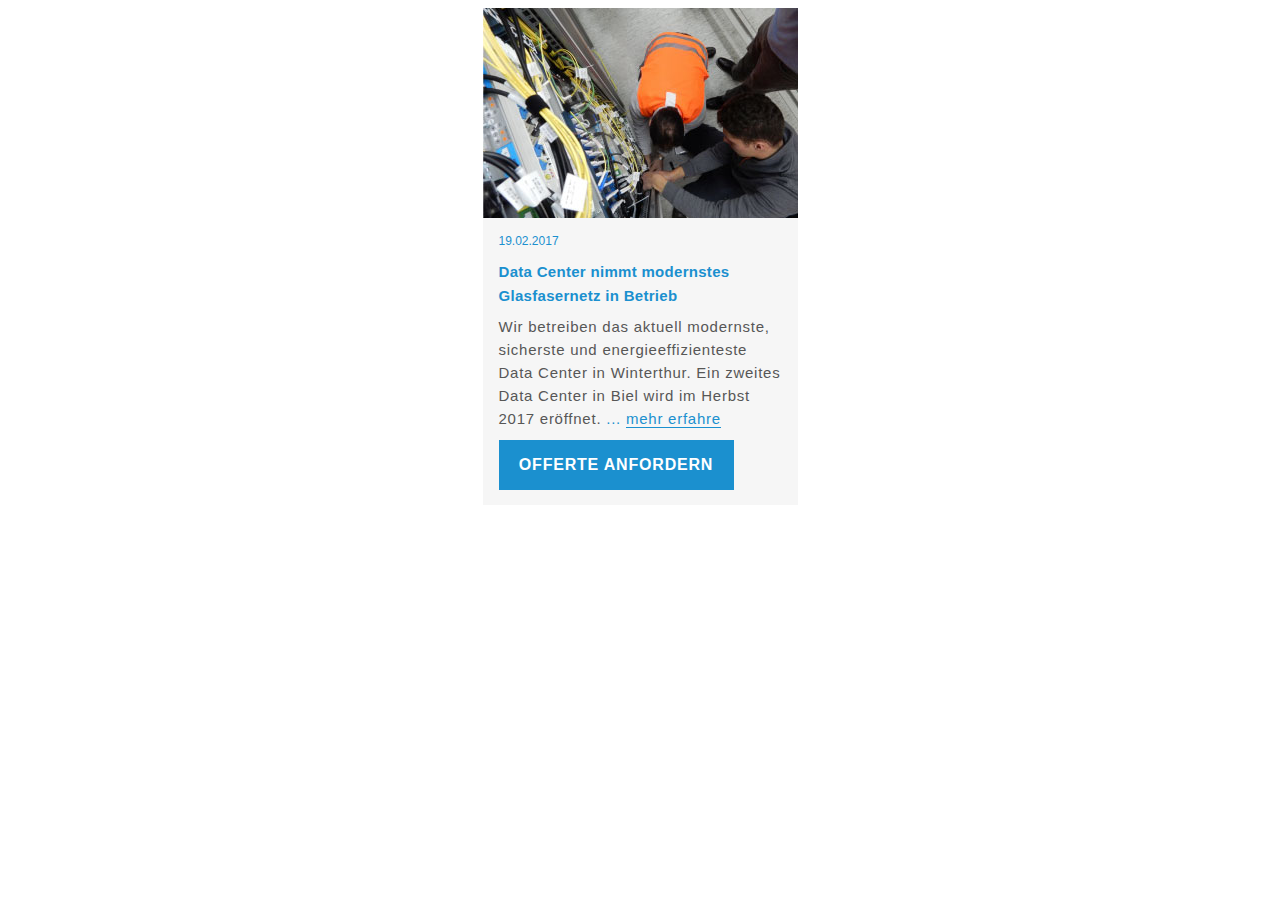
<file: Homework 1/index.html>
<!DOCTYPE html>
<html>
	<head>
		<title>Homework 1</title>
		<meta charset="UTF-8"/>
		<link media="all" rel="stylesheet" href="main.css">
	</head>
	<body>
		<div class="wrapper">
			<div class="imgtop"><img src="img/image.jpg" alt="worker"></div>
			<div class="page">
				<p class="date">19.02.2017</p>
			<div class="tit">Data Center nimmt modernstes Glasfasernetz in Betrieb</div>
			<div class="text">Wir betreiben das aktuell modernste, sicherste und energieeffizienteste Data Center in Winterthur. Ein zweites Data Center in Biel wird im Herbst 2017 eröffnet.
				<span class="dotes">...</span><a href="#" class="link">mehr erfahre</a> 
			</div>
		
			<div class="button">
			<a href="#" class="button1">OFFERTE ANFORDERN</a>
			</div>
		</div></div>
    </body>

</html>
</file>
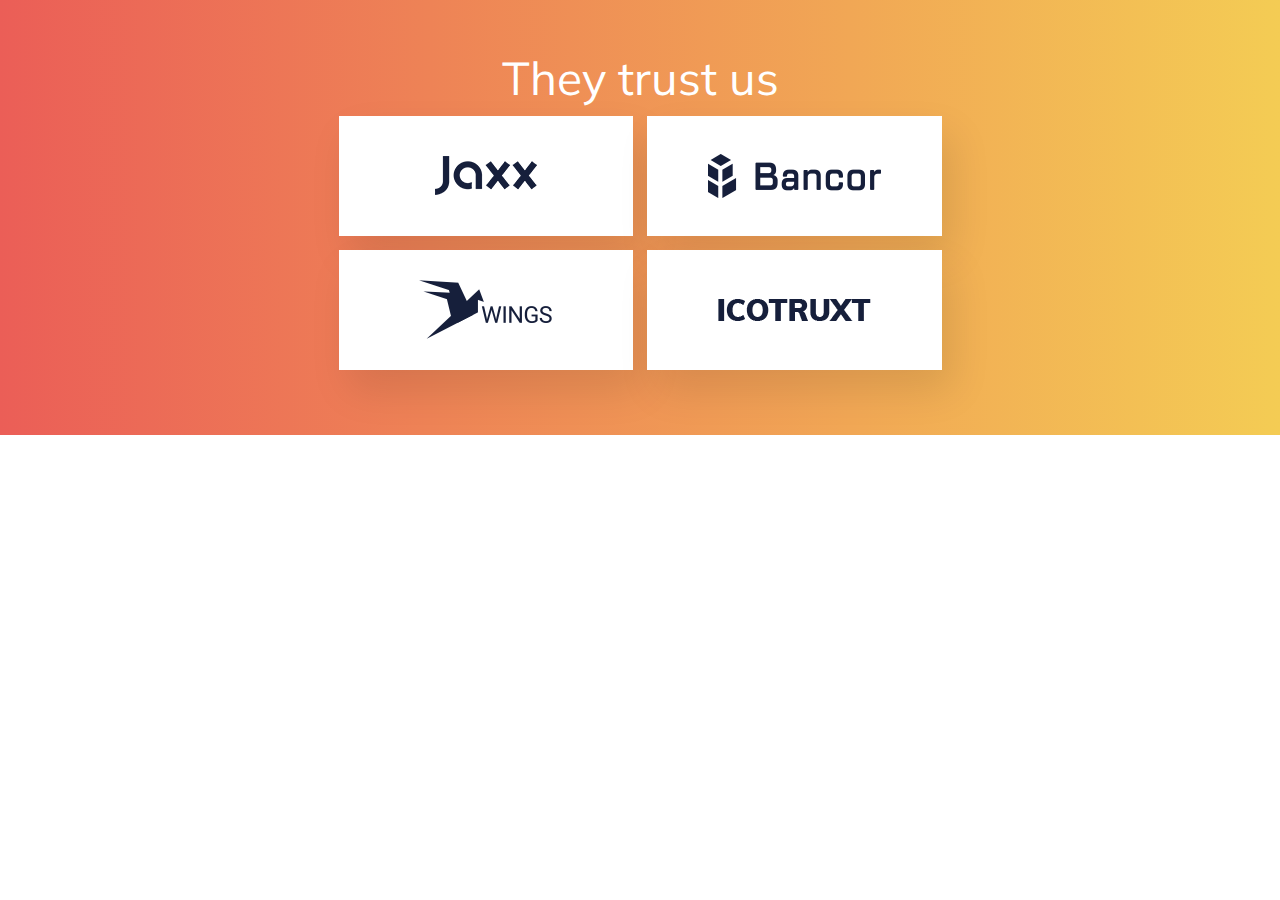
<file: Homework 2.1.1/index2.1.1.html>
<!DOCTYPE html>
<html lang="en">
	<head>
		<title>Homework 2</title>
		<meta charset="UTF-8"/>
		<link href="https://fonts.googleapis.com/css?family=Muli:400,900" rel="stylesheet">
		<link media="all" rel="stylesheet" type="text/css" href="css2.1.1.css" >
	</head>
	<body>
		<div class="ad">
			<h1 class="they_trust">They trust us</h1>
			<div class="partners">
				<div class="box">
					<a href="#" class="box-link"><img src="images/image-1.png" alt="jaxx"></a>
				</div>
				<div class="box">
					<a href="#" class="box-link"><img src="images/image-2.png" alt="bancor"></a>
				</div>
				<div class="box">
					<a href="#" class="box-link"><img src="images/image-3.png" alt="wings"></a>
				</div>
				<div class="box">
					<a href="#" class="box-link"><img src="images/image-4.png" alt="icotruxt"></a>
				</div>
				</div>
		</div>
	</body>
</html>
</file>
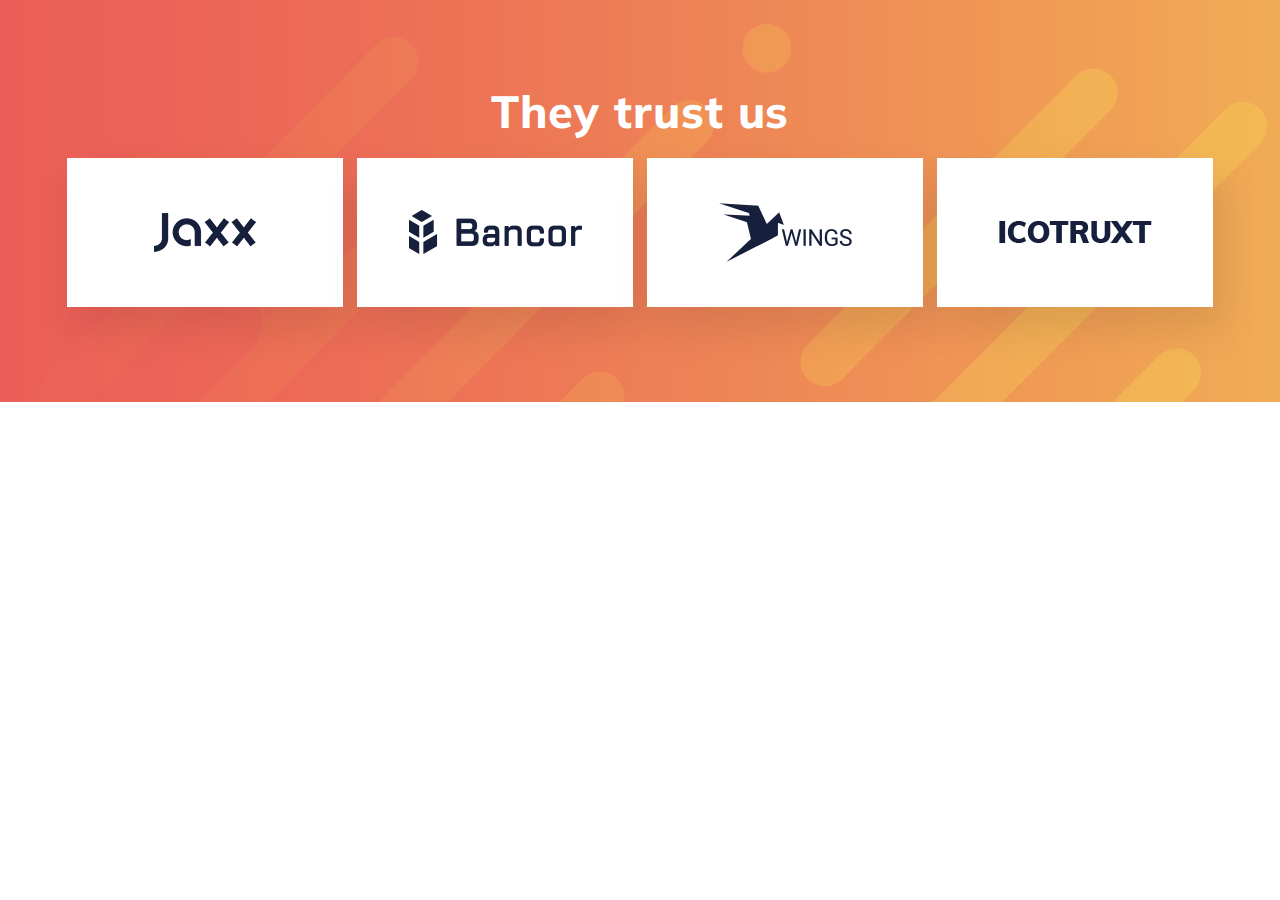
<file: Homework 2.1/index2.html>
<!DOCTYPE html>
<html>
	<head>
	    <link href="https://fonts.googleapis.com/css?family=Muli:900" rel="stylesheet">
		<title>Homework 2</title>
		<meta charset="UTF-8"/>
		<link media="all" rel="stylesheet" type="text/css" href="css2.css" >
	</head>
	<body>
		<div class="wrapper">
			<div class="ad">
				<div class="theytrust">They trust us</div>
				<div class="partners">
					<div class="box">
						<a href="#" class="box-link"><img src="images/image-1.png" alt="jaxx"></a>
					</div>
					<div class="box">
						<a href="#" class="box-link"><img src="images/image-2.png" alt="bancor"></a>
					</div>
					<div class="box">
						<a href="#" class="box-link"><img src="images/image-3.png" alt="wings"></a>
					</div>
					<div class="box">
						<a href="#" class="box-link"><img src="images/image-4.png" alt="icotruxt"></a>
					</div>
				</div>
			</div>	
		</div>
    </body>
</html>
</file>
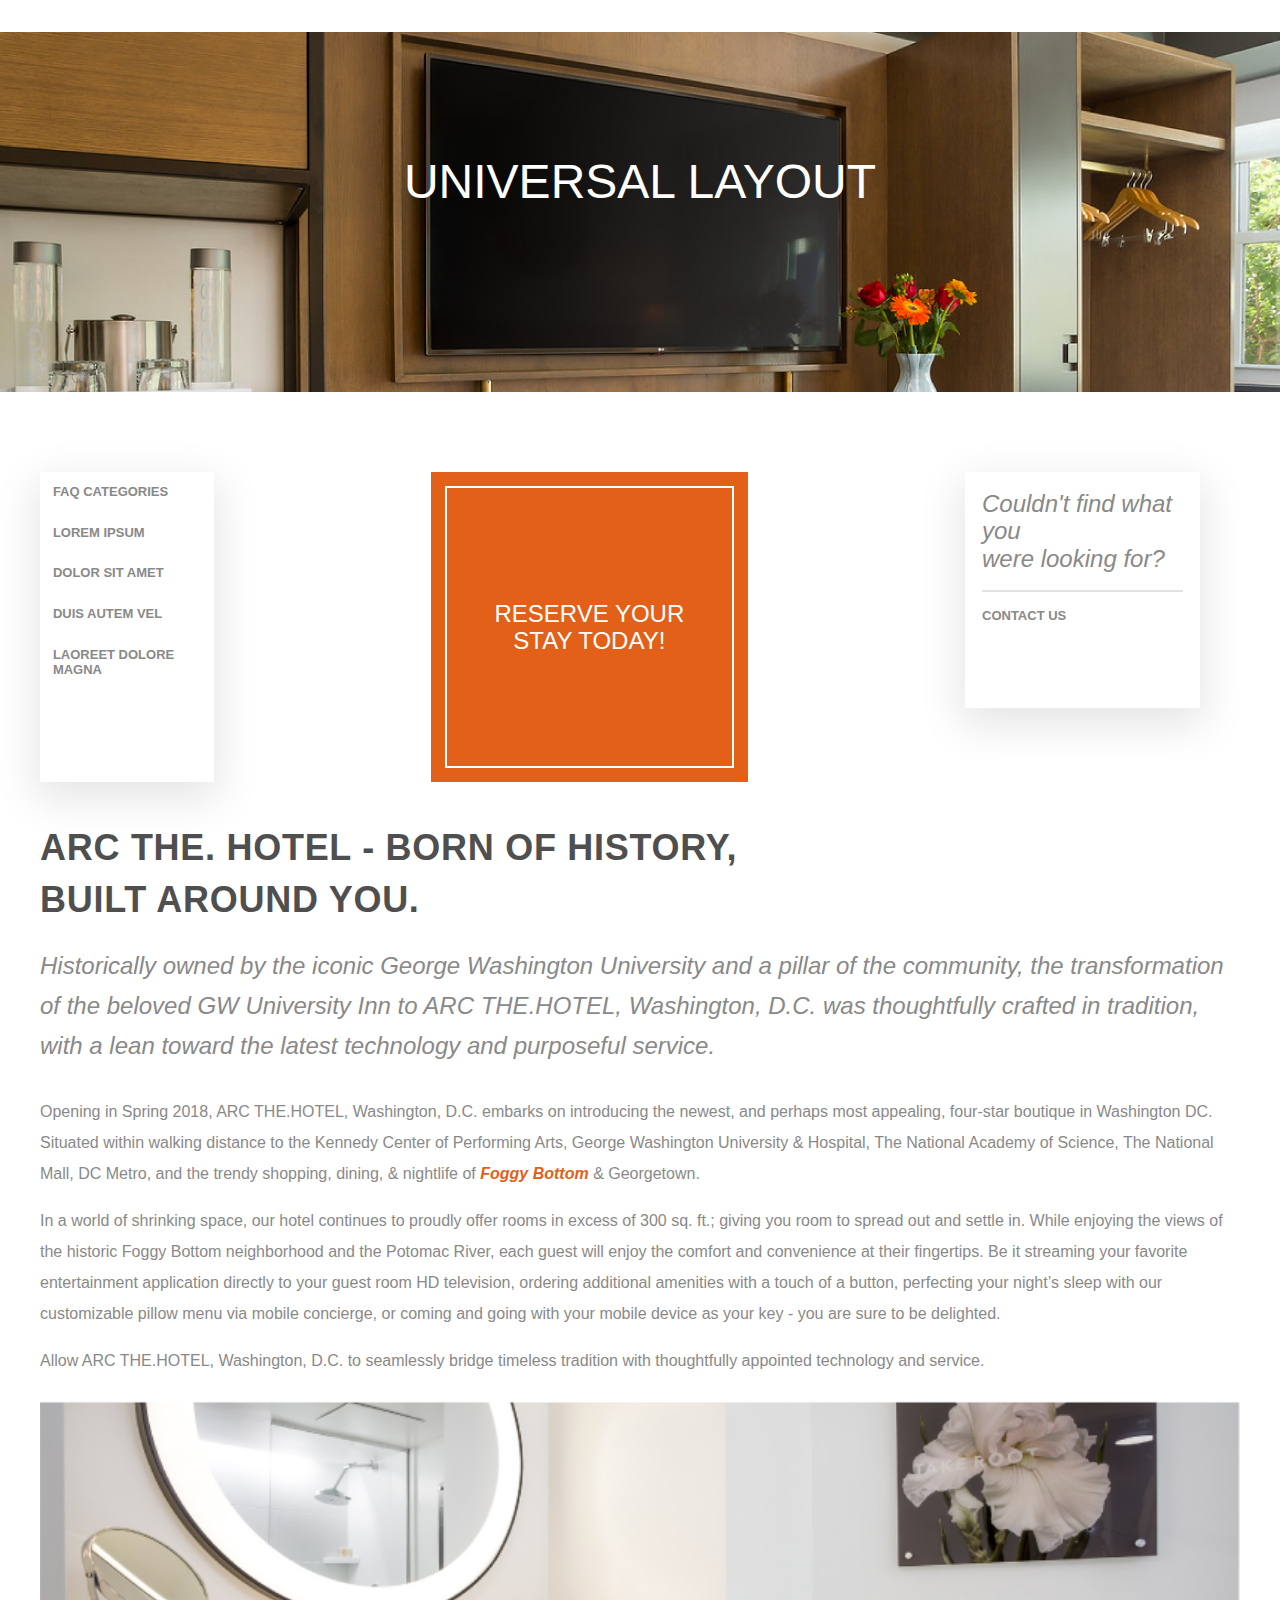
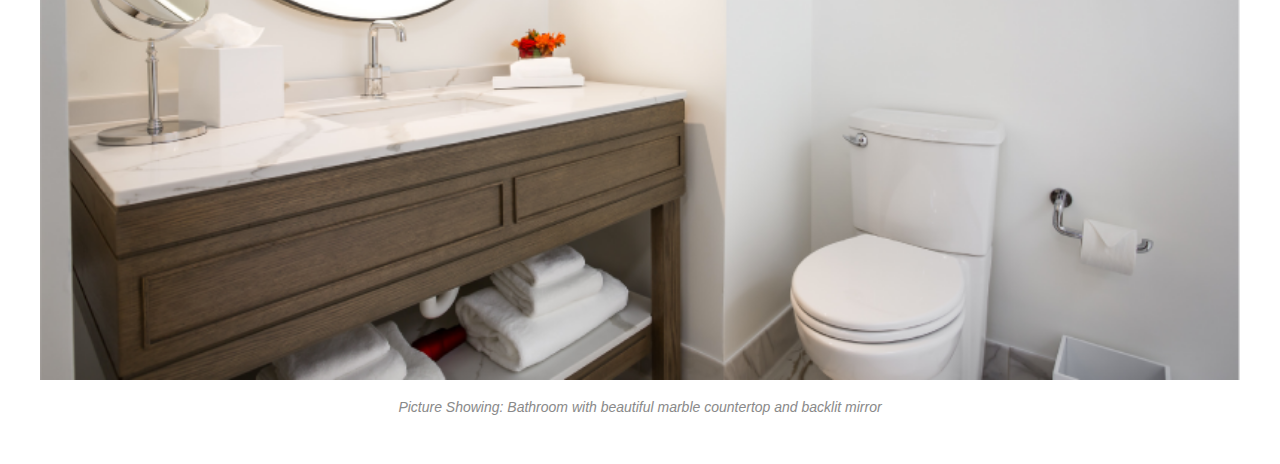
<file: Homework2.2.1/Homework2.2.1.html>
<!DOCTYPE html>
<html lang="en">
	<head>
		<title>Homework2.2.1</title>
		<meta charset="utf-8">
		<meta name="viewport" content="width=device-width,initial-scale
		=1.0">
		<link rel="stylesheet" type="text/css" href="Homework2.2.1.css">
	
	</head>
	<body>
		<div class="wrapper">
			<div class="header">
				<h1 class="heading">UNIVERSAL LAYOUT</h1>
			</div>
			<div class="page">
				<div class="section">
					<h2 class="hotel">ARC THE. HOTEL - BORN OF HISTORY,<br> BUILT AROUND YOU.</h2>
					<div class="history">		Historically owned by the iconic George Washington University and a pillar of the community, the transformation of the beloved GW University Inn to ARC THE.HOTEL, Washington, D.C. was thoughtfully crafted in tradition, with a lean toward the latest technology and purposeful service. </div>
					<p>		Opening in Spring 2018, ARC THE.HOTEL, Washington, D.C. embarks on introducing the newest, and perhaps most appealing, four-star boutique in Washington DC. Situated within walking distance to the Kennedy Center of Performing Arts, George Washington University & Hospital, The National Academy of Science, The National Mall, DC Metro, and the trendy shopping, dining, & nightlife of <a href="https://www.yelp.com/search?cflt=danceclubs&find_loc=Foggy+Bottom%2C+Washington%2C+DC"><span class="name">Foggy Bottom </span></a>& Georgetown.
		            <p>In a world of shrinking space, our hotel continues to proudly offer rooms in excess of 300 sq. ft.; giving you room to spread out and settle in. While enjoying the views of the historic Foggy Bottom neighborhood and the Potomac River, each guest will enjoy the comfort and convenience at their fingertips.  Be it streaming your favorite entertainment application directly to your guest room HD television, ordering additional amenities with a touch of a button, perfecting your night’s sleep with our customizable pillow menu via mobile concierge, or coming and going with your mobile device as your key - you are sure to be delighted.
		            </p>
		            <p>Allow ARC THE.HOTEL, Washington, D.C. to seamlessly bridge timeless tradition with thoughtfully appointed technology and service.</p>
		            <div class="bathroom"><img src="images/bath.png" alt="bathroom"></div>
					<div class="picture_descript">Picture Showing: Bathroom with beautiful marble countertop and backlit mirror</div>
		        </div>
				<div class="sidebar">
					
						
							<nav class="menu">
								<ul class="sub-menu">
									<li class="sidebar_section"><a href="#" class="menu_link">FAQ CATEGORIES</a></li>
									<li class="sidebar_section"><a href="#" class="menu_link">LOREM IPSUM</a></li>
									<li class="sidebar_section"><a href="#" class="menu_link">DOLOR SIT AMET</a></li>
									<li class="sidebar_section"><a href="#" class="menu_link">DUIS AUTEM VEL</a></li>
									<li class="sidebar_section"><a href="#" class="menu_link">LAOREET DOLORE MAGNA</a></li>
								</ul>	
							</nav>
						
						<div class="contact">
							
								
								<div class="question">Couldn't find what you<br>were looking for?</div>
								<div class="line"></div>
								<div class="sidebar_section"><a href="#" class="contact_link">CONTACT US</a></div>
						
						</div>	
						<div class="book-outline">
							<div class="book"><a href="#" class="reserve">RESERVE YOUR<br>STAY TODAY!</a></div>
						</div>		
				</div>
			</div>
		</div>
	</body>
</html>
</file>
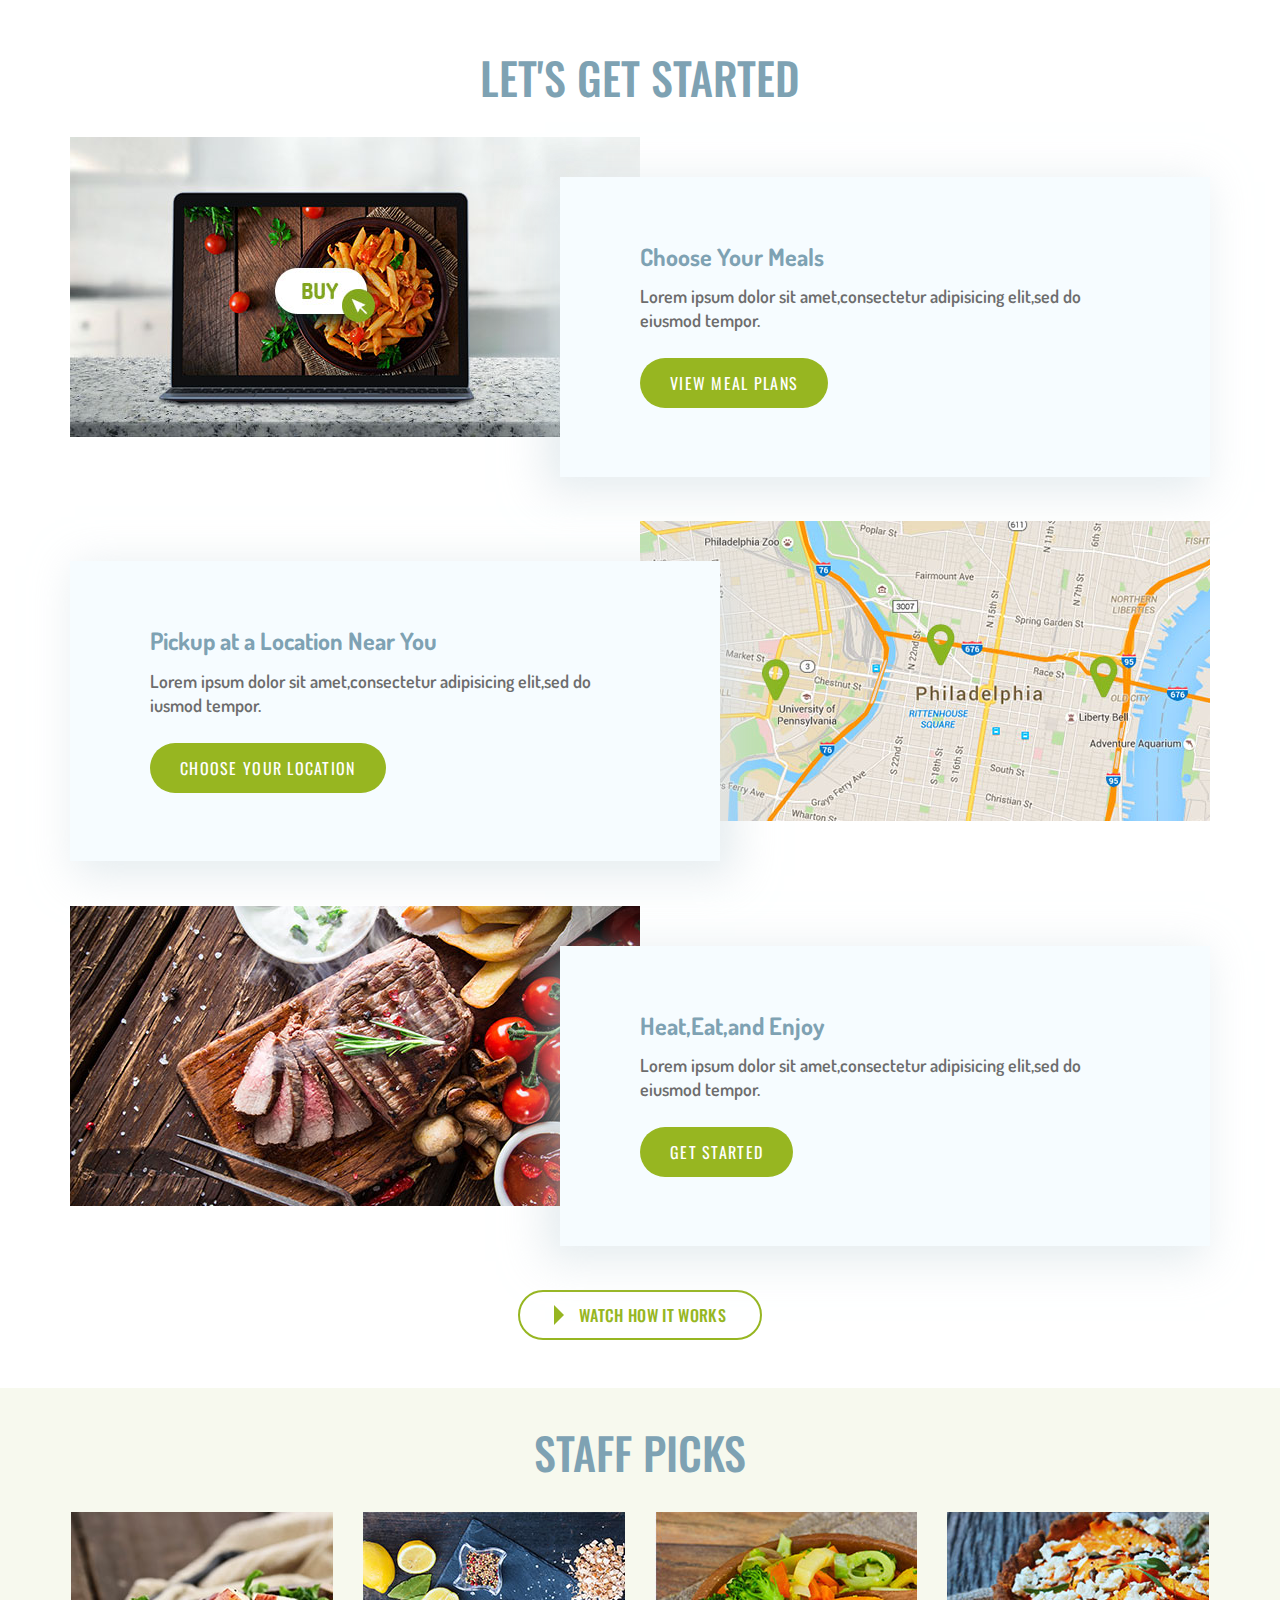
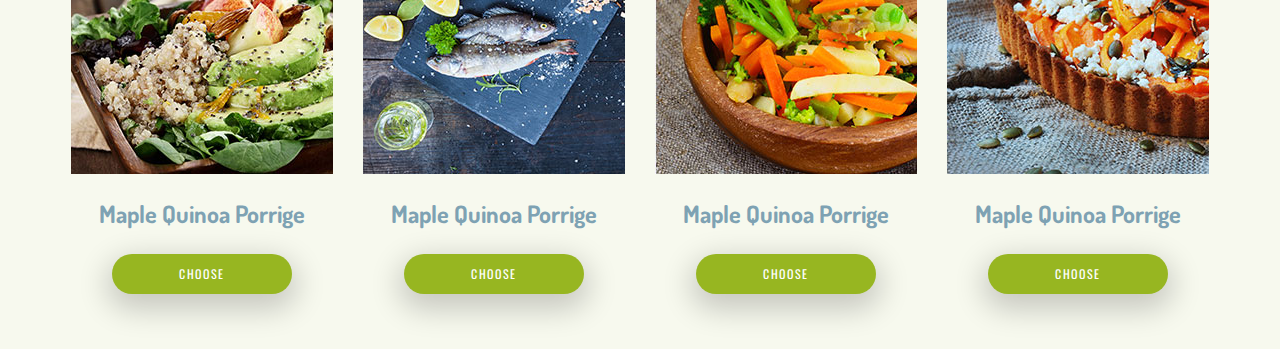
<file: Homework3/Homework3.html>
<!DOCTYPE html>
<html lang="en">
<head>
	<title>homework3</title>
	<meta charset="utf-8">
	<meta name="viewport" content="width=device-width, initial-scale=1">
	<link href="https://fonts.googleapis.com/css?family=Dosis:500,600,700" rel="stylesheet">
	<link href="https://fonts.googleapis.com/css?family=Oswald:400,500" rel="stylesheet">
	<link rel="stylesheet" type="text/css" href="homework3.css">
</head>
<body>
	<div class="wrapper">
		<div class="heading"><h1>LET'S GET STARTED</h1>
		</div>
		<div class="section">
			<div class="section-item">
				<div class="image1 style_image">
					<img src="images/grid-image-1.jpg">
				</div>
				<div class="card_wrapper">
					<div class="card card_right">
						<div class="maple">
							<h4>Choose Your Meals</h4>
						</div>
						<div class="p">
							<p>Lorem ipsum dolor sit amet,consectetur adipisicing elit,sed do eiusmod tempor.</p>
						</div>
						<div><a class="button" href="#">VIEW MEAL PLANS</a></div>
					</div>
				</div>
			</div>
			<div class="section-item">
				<div class="image2 style_image">
					<img src="images/grid-image-2.jpg">
				</div>
				<div class="card_wrapper">
				    <div class="card card_left">
						<div class="maple">
							<h4>Pickup at a Location Near You</h4>
						</div>
						<div class="p">
							<p>Lorem ipsum dolor sit amet,consectetur adipisicing elit,sed do iusmod tempor.</p>
						</div>
						<div><a class="button" href="#">CHOOSE YOUR LOCATION</a></div>
					</div>
				</div>	
			</div>	
            <div class="section-item">
				<div class="image3 style_image">
					<img src="images/grid-image-3.jpg">
				</div>
				<div class="card_wrapper">
	                <div class="card card_right">
						<div class="maple">
							<h4>Heat,Eat,and Enjoy</h4>
						</div>
						<div class="p">
							<p>Lorem ipsum dolor sit amet,consectetur adipisicing elit,sed do eiusmod tempor.</p>
						</div>
						<div><a  class="button" href="#">GET STARTED</a></div>
					</div>
				</div>	
			</div>		
		</div>
		<div class="btn"><a class="btn-watch" href="#"><div class="triangle"></div>WATCH HOW IT WORKS</a></div>	
		<div class="staff_picks-bgd">
			<div class="heading"><h1>STAFF PICKS</h1>
			</div>
			<div class="staff_picks">
				<div class="staff_column">
					<div class="staff">
						<div class="staff_item">
							<img src="images/grid-image-5.jpg" alt="food">
							<div class="recipe">
								<span>Quinoa,Grapeseed Oil,Almond Meal,Apples,Pea Protein,Cocount milk</span>
							</div>
						</div>
						<div class="maple"><h4>Maple Quinoa Porrige</h4></div>
						<div class="btn_choose"><a class="btn_choose-link" href="#">CHOOSE</a></div> 
					</div>
					<div class="staff">
						<div class="staff_item">
							<img src="images/grid-image-4.jpg" alt="food">
							<div class="recipe">
								<span>Quinoa,Grapeseed Oil,Almond Meal,Apples,Pea Protein,Cocount milk</span>
							</div>
						</div>
						<div class="maple"><h4>Maple Quinoa Porrige</h4></div>
						<div class="btn_choose"><a class="btn_choose-link" href="#">CHOOSE</a></div> 
					</div>
				</div>
				<div class="staff_column">
					<div class="staff">
						<div class="staff_item">
							<img src="images/grid-image-6.jpg" alt="food">
							<div class="recipe">
								<span>Quinoa,Grapeseed Oil,Almond Meal,Apples,Pea Protein,Cocount milk</span>
							</div>
						</div>
						<div class="maple"><h4>Maple Quinoa Porrige</h4></div>
						<div class="btn_choose"><a class="btn_choose-link" href="#">CHOOSE</a></div> 
					</div>
					<div class="staff">
						<div class="staff_item">
							<img src="images/grid-image-7.jpg" alt="food">
							<div class="recipe">
								<span>Quinoa,Grapeseed Oil,Almond Meal,Apples,Pea Protein,Cocount milk</span>
							</div>
						</div>
						<div class="maple"><h4>Maple Quinoa Porrige</h4></div>
						<div class="btn_choose"><a class="btn_choose-link" href="#">CHOOSE</a></div> 
					</div>
				</div>		
			</div>
		</div>
	</div>
</body>
</html>
</file>
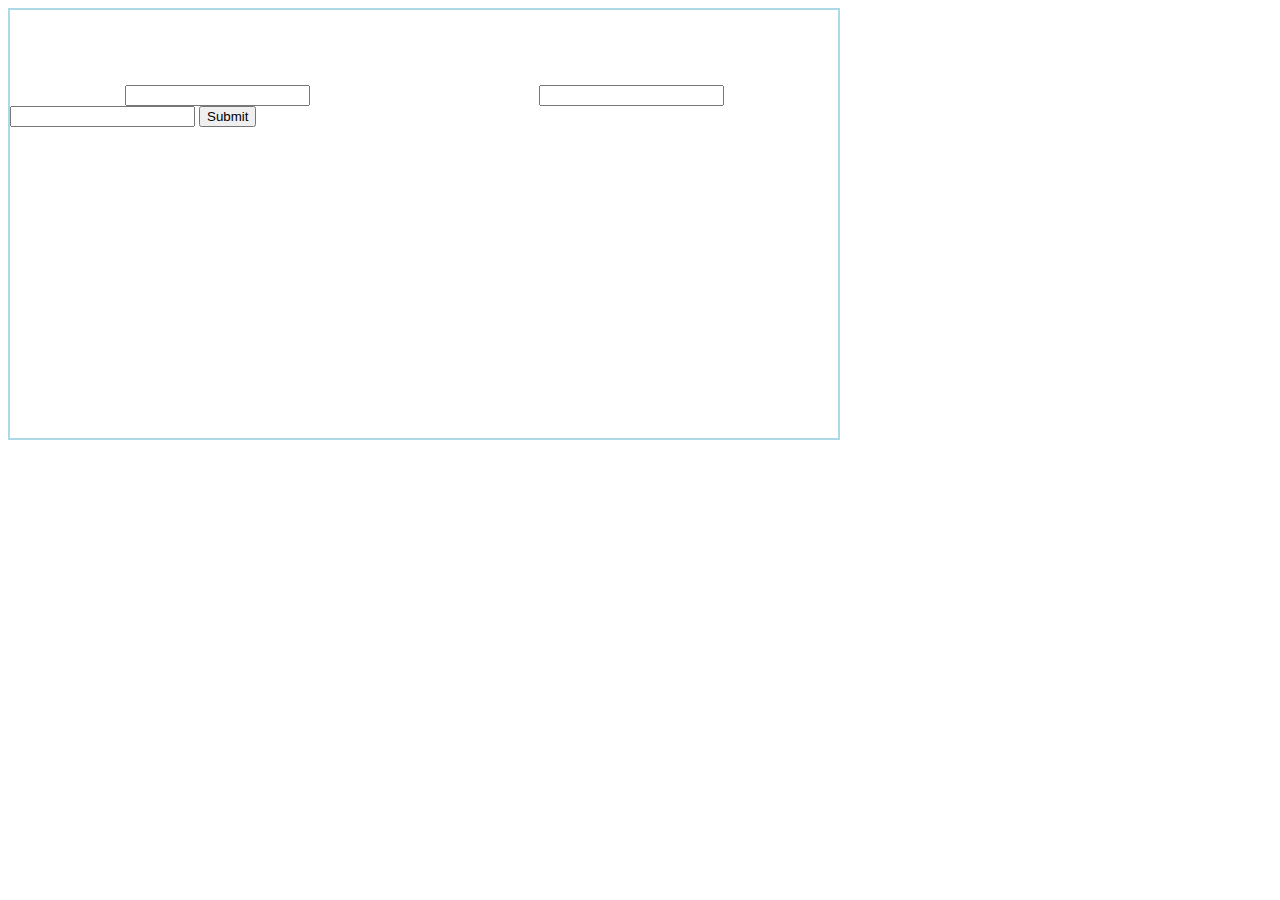
<file: lesson2/lesson.html>
<!DOCTYPE html>
<html>
<head>
	<title>lesson2</title>
	<link rel="stylesheet" type="text/css" href="lesson.css">
	<link rel="stylesheet" type="text/css" href="font/fontello.eot">
</head>
<body>
	
	<div class="container">
		<form class="form" action="">
		    <div class="name-email">
				<input type="text" name="NAME" value="">
				<input type="email" name="EMAIL" value="">
			</div>
			<div class="message">
				<input type="text" name="message"value="">
				<input type="submit" name="SEND">
		 	</div>
		</form>
	</div>
	
</body>
</html>
</file>
<file: Homework 1/main.css>
.wrapper{
	font-family:Arial,sans-serif;
	width:315px;
	margin:0 auto;
	background-color:#f6f6f6
}
.imgtop{
	width:100%;
	
}
.page{
	padding:0 16px 15px;

}
.date{
	color:#1b90cf;
	font-size:12px;
}
.tit{
	color:#1b90cf;
	font-size:15px;
	font-weight:700;
	line-height:24px;
	letter-spacing:0.02em;
}
.text{
	color:#575756;
	font-size:15px;
	line-height:23px;
	letter-spacing:0.05em;
	padding-top:7px; 
}
.dotes{
	color:#1b90cf;
}
.link{
	color:#1b90cf;
	text-decoration:none;
	border-bottom:1px solid #1b90cf;
	margin:0 5px;
}
.button{
	width:235px;
	height:50px;
	background-color:#1b90cf;
	letter-spacing:0.05em;
	text-align:center;
	margin-top:10px;
}
.button1{
	display:block;
	color:#fff;
	width:235px;
	height:50px;
	font-weight:700;
	text-decoration:none;
	line-height:50px;
}
</file>
<file: Homework 2.1/css2.css>
*{
	margin: 0;
	padding: 0;
}
.wrapper{
	display: flex;
	max-width: 1920px;
	margin: 0 auto;
}
.ad{
	display: flex;
	width: 1920px;
	height: 402px;
	background-color: #f09955;
	background-image: url('images/groupe.png');
	background-repeat: no-repeat;
	justify-content: center;
	align-items: center;
	flex-direction: column;
	margin-bottom: ;
}
.theytrust{
	color: #fff;
	font-family: Muli,Arial,sans-serif;
	font-weight: 800;
	font-size: 45px;
	letter-spacing: 0.02em;
	margin-bottom:19px;
	
}
.partners{
	display: flex;
	margin-bottom: 13px;
	
}
.box-link{
    display: flex;
	width: 276px;
	height: 149px;
	background-color: #fff;
	margin: 0 7px;
	justify-content: center;
	align-items: center;
	box-shadow: 10px 20px 40px rgba(0,0,0,0.1);
}
.box a:hover{
	background-color: rgba(255,255,255,0.3);
}
</file>
<file: lesson2/lesson.css>
.container{

	display: block;
	width: 828px;
	height: 428px;
	border:2px solid lightblue;


}
.name-email{
	display: flex;
	justify-content: space-around;
	padding-top: 75px;
}
.message{
	width: 759px;
	height: 153px;
	background-color: 
}
</file>
<file: Homework 2.1.1/css2.1.1.css>
/* http://meyerweb.com/eric/tools/css/reset/ 
   v2.0 | 20110126
   License: none (public domain)
*/

html, body, div, span, applet, object, iframe,
h1, h2, h3, h4, h5, h6, p, blockquote, pre,
a, abbr, acronym, address, big, cite, code,
del, dfn, em, img, ins, kbd, q, s, samp,
small, strike, strong, sub, sup, tt, var,
b, u, i, center,
dl, dt, dd, ol, ul, li,
fieldset, form, label, legend,
table, caption, tbody, tfoot, thead, tr, th, td,
article, aside, canvas, details, embed, 
figure, figcaption, footer, header, hgroup, 
menu, nav, output, ruby, section, summary,
time, mark, audio, video {
	margin: 0;
	padding: 0;
	border: 0;
	font-size: 100%;
	font: inherit;
	vertical-align: baseline;
}
/* HTML5 display-role reset for older browsers */
article, aside, details, figcaption, figure, 
footer, header, hgroup, menu, nav, section {
	display: block;
}
body {
	line-height: 1;
}
ol, ul {
	list-style: none;
}
blockquote, q {
	quotes: none;
}
blockquote:before, blockquote:after,
q:before, q:after {
	content: '';
	content: none;
}
table {
	border-collapse: collapse;
	border-spacing: 0;
}
.ad{
	display: flex;
	flex-direction: column;
	background: rgb(235,94,87);
	background: -moz-linear-gradient(left, rgba(235,94,87,1) 0%, rgba(244,204,84,1) 100%);
	background: -webkit-linear-gradient(left, rgba(235,94,87,1) 0%,rgba(244,204,84,1) 100%);
	background: linear-gradient(to right, rgba(235,94,87,1) 0%,rgba(244,204,84,1) 100%);
	filter: progid:DXImageTransform.Microsoft.gradient( startColorstr='#eb5e57', endColorstr='#f4cc54',GradientType=1 );
}
.they_trust{
	display: flex;
	justify-content: center;
	color:#fff;
	font-family: 'Muli', sans-serif;
	font-size: 46px;
	margin-top: 4.3%;
	margin-bottom: 0.6%;
}
.partners{
	display: flex;
	justify-content: center;
	flex-wrap: wrap;
	margin: 0 auto 4.55%;

}
.box{
	 width: 25%;
}
.box-link{
    display: flex;
   min-height: 120px;
    background-color: #fff;
	margin: 7px;
	justify-content: center;
	align-items: center;
	box-shadow: 10px 20px 40px rgba(0,0,0,0.1); 
}
.box a:hover{
	background-color: rgba(255,255,255,0.3);
}
@media (max-width: 1280px) {
    

	.box{
		width:50%;
		flex: wrap;

	}	
 }
@media (max-width: 580px) {
	.box{
		width:90%;
		flex: wrap;

	}
}
</file>
<file: Homework2.2.1/Homework2.2.1.css>
/*! normalize.css v8.0.0 | MIT License | github.com/necolas/normalize.css */

/* Document
   ========================================================================== */

/**
 * 1. Correct the line height in all browsers.
 * 2. Prevent adjustments of font size after orientation changes in iOS.
 */

html {
  line-height: 1.15; /* 1 */
  -webkit-text-size-adjust: 100%; /* 2 */
}

/* Sections
   ========================================================================== */

/**
 * Remove the margin in all browsers.
 */

body {
  margin: 0;
}

/**
 * Correct the font size and margin on `h1` elements within `section` and
 * `article` contexts in Chrome, Firefox, and Safari.
 */

h1 {
  font-size: 2em;
  margin: 0.67em 0;
}

/* Grouping content
   ========================================================================== */

/**
 * 1. Add the correct box sizing in Firefox.
 * 2. Show the overflow in Edge and IE.
 */

hr {
  box-sizing: content-box; /* 1 */
  height: 0; /* 1 */
  overflow: visible; /* 2 */
}

/**
 * 1. Correct the inheritance and scaling of font size in all browsers.
 * 2. Correct the odd `em` font sizing in all browsers.
 */

pre {
  font-family: monospace, monospace; /* 1 */
  font-size: 1em; /* 2 */
}

/* Text-level semantics
   ========================================================================== */

/**
 * Remove the gray background on active links in IE 10.
 */

a {
  background-color: transparent;
}

/**
 * 1. Remove the bottom border in Chrome 57-
 * 2. Add the correct text decoration in Chrome, Edge, IE, Opera, and Safari.
 */

abbr[title] {
  border-bottom: none; /* 1 */
  text-decoration: underline; /* 2 */
  text-decoration: underline dotted; /* 2 */
}

/**
 * Add the correct font weight in Chrome, Edge, and Safari.
 */

b,
strong {
  font-weight: bolder;
}

/**
 * 1. Correct the inheritance and scaling of font size in all browsers.
 * 2. Correct the odd `em` font sizing in all browsers.
 */

code,
kbd,
samp {
  font-family: monospace, monospace; /* 1 */
  font-size: 1em; /* 2 */
}

/**
 * Add the correct font size in all browsers.
 */

small {
  font-size: 80%;
}

/**
 * Prevent `sub` and `sup` elements from affecting the line height in
 * all browsers.
 */

sub,
sup {
  font-size: 75%;
  line-height: 0;
  position: relative;
  vertical-align: baseline;
}

sub {
  bottom: -0.25em;
}

sup {
  top: -0.5em;
}

/* Embedded content
   ========================================================================== */

/**
 * Remove the border on images inside links in IE 10.
 */

img {
  border-style: none;
}

/* Forms
   ========================================================================== */

/**
 * 1. Change the font styles in all browsers.
 * 2. Remove the margin in Firefox and Safari.
 */

button,
input,
optgroup,
select,
textarea {
  font-family: inherit; /* 1 */
  font-size: 100%; /* 1 */
  line-height: 1.15; /* 1 */
  margin: 0; /* 2 */
}

/**
 * Show the overflow in IE.
 * 1. Show the overflow in Edge.
 */

button,
input { /* 1 */
  overflow: visible;
}

/**
 * Remove the inheritance of text transform in Edge, Firefox, and IE.
 * 1. Remove the inheritance of text transform in Firefox.
 */

button,
select { /* 1 */
  text-transform: none;
}

/**
 * Correct the inability to style clickable types in iOS and Safari.
 */

button,
[type="button"],
[type="reset"],
[type="submit"] {
  -webkit-appearance: button;
}

/**
 * Remove the inner border and padding in Firefox.
 */

button::-moz-focus-inner,
[type="button"]::-moz-focus-inner,
[type="reset"]::-moz-focus-inner,
[type="submit"]::-moz-focus-inner {
  border-style: none;
  padding: 0;
}

/**
 * Restore the focus styles unset by the previous rule.
 */

button:-moz-focusring,
[type="button"]:-moz-focusring,
[type="reset"]:-moz-focusring,
[type="submit"]:-moz-focusring {
  outline: 1px dotted ButtonText;
}

/**
 * Correct the padding in Firefox.
 */

fieldset {
  padding: 0.35em 0.75em 0.625em;
}

/**
 * 1. Correct the text wrapping in Edge and IE.
 * 2. Correct the color inheritance from `fieldset` elements in IE.
 * 3. Remove the padding so developers are not caught out when they zero out
 *    `fieldset` elements in all browsers.
 */

legend {
  box-sizing: border-box; /* 1 */
  color: inherit; /* 2 */
  display: table; /* 1 */
  max-width: 100%; /* 1 */
  padding: 0; /* 3 */
  white-space: normal; /* 1 */
}

/**
 * Add the correct vertical alignment in Chrome, Firefox, and Opera.
 */

progress {
  vertical-align: baseline;
}

/**
 * Remove the default vertical scrollbar in IE 10+.
 */

textarea {
  overflow: auto;
}

/**
 * 1. Add the correct box sizing in IE 10.
 * 2. Remove the padding in IE 10.
 */

[type="checkbox"],
[type="radio"] {
  box-sizing: border-box; /* 1 */
  padding: 0; /* 2 */
}

/**
 * Correct the cursor style of increment and decrement buttons in Chrome.
 */

[type="number"]::-webkit-inner-spin-button,
[type="number"]::-webkit-outer-spin-button {
  height: auto;
}

/**
 * 1. Correct the odd appearance in Chrome and Safari.
 * 2. Correct the outline style in Safari.
 */

[type="search"] {
  -webkit-appearance: textfield; /* 1 */
  outline-offset: -2px; /* 2 */
}

/**
 * Remove the inner padding in Chrome and Safari on macOS.
 */

[type="search"]::-webkit-search-decoration {
  -webkit-appearance: none;
}

/**
 * 1. Correct the inability to style clickable types in iOS and Safari.
 * 2. Change font properties to `inherit` in Safari.
 */

::-webkit-file-upload-button {
  -webkit-appearance: button; /* 1 */
  font: inherit; /* 2 */
}

/* Interactive
   ========================================================================== */

/*
 * Add the correct display in Edge, IE 10+, and Firefox.
 */

details {
  display: block;
}

/*
 * Add the correct display in all browsers.
 */

summary {
  display: list-item;
}

/* Misc
   ========================================================================== */

/**
 * Add the correct display in IE 10+.
 */

template {
  display: none;
}

/**
 * Add the correct display in IE 10.
 */

[hidden] {
  display: none;
}
a{
  text-decoration: none;
}
.header{
	background-image: url(images/Sagpp.png);
	max-width: 1400px;
  width: 100%;
	height: 488px;
	margin: auto;
}
.heading{
	color: #fff;
	font-family: Lato,sans-serif;
	font-size: 48px;
	font-weight: 400; 
	text-align: center;
	line-height: 300px;
}
.page{
	display: flex;
	flex-direction: row-reverse;
	max-width: 1200px;
	background-color: #fff;
	margin: -10% auto 0;
  padding: 40px;
}
.sidebar{
  padding-right: 40px;
}

.sub-menu{

 list-style: none;
  padding: 0;
  margin: 0;
}
.sidebar_section{
  display: flex;
  justify-content: flex-start;
  padding: 7.4%;
  background-color: #fff;
	font-family: "Open sans", sans-serif;
	font-size: 13px;
	font-weight: bold;
}
.menu_link,
.contact_link{
  color: #898989;
  
}
.sidebar_section a:hover{
	color: #e36018; 
}
.sidebar_section a:active{
  display: flex;
	color: #fff;
  background-color: #e36018;
}
.line{
	min-height: 2px;
	background-color: #e2e2e2;
  margin: 0 7.4%;
}

.menu{
    box-shadow: 0 13px 40px 5px rgba(0,0,0,0.1); 
}
.contact-wrapper{
  display: block;
}


.contact{
    box-shadow: 0 13px 40px 5px rgba(0,0,0,0.1);
    margin-bottom: 74px;
}
.question{

	display: flex;
  justify-content: flex-start;
  align-items: center;
	background-color: #fff;
	color: #898989;
	font-family: Lato, sans-serif;
	font-style: italic;
	font-size: 24px;
	font-weight: 400;
  padding: 7.4%;

}
.book{
  margin: 14px;
}
.book-outline{

 
}
.reserve{
  display: flex;
  justify-content: center;
  align-items: center;
  text-align: center;
  min-width: 285px;
  min-height: 278px;
  background-color: #e36018;
  border: 2px solid #fff;
  font-family: Lato, sans-serif;
  font-weight: 400;
  font-size: 24px;
  color: #fff;
  text-decoration: none;
  outline: 14px solid #e36018;
  
}

.section{
  max-width: 806px;
	color:#898989;
	font-family: Lato, sans-serif;
	font-size: 16px;
	line-height: 31px;
  padding-left:40px;

}	
.hotel{
  color: #4f4f4f;
	font-size: 36px;
	line-height: 52px;
	letter-spacing: 0.02em;
	margin-bottom: 20px;
 margin-top: 0;
}
.history{
	font-size: 24px;
	font-style: italic;
	line-height: 40px;
	margin-bottom: 30px;
}
.name{
	color: #e36018;
	font-style: italic;
	font-weight: 700;
}
.bathroom{
  margin-top: 25px; 
}
img{
       width: 100%
      }

.picture_descript{
	font-size: 14px;
	line-height: 34px;
	text-align: center;
	font-style: italic;
	font-weight: 500;
}

@media (max-width: 1280px) {

      .page{
        display: flex;
        flex-direction: column-reverse;
      }
      .sidebar{
        display: flex;
        flex-direction: row;
       
        justify-content: space-between;
        align-items: stretch;
        padding-top: 40px;
      }
      .section{
        max-width: 1280px;
        padding: 0;
        margin-top: 40px;
      }
      
      .menu{
      
        order: 1;
      }
      .contact{
      
        order: 3;
      }
      .book-outline{
       
        order: 2;
      
      }
     
      
}
</file>
<file: Homework3/homework3.css>
/*! normalize.css v8.0.0 | MIT License | github.com/necolas/normalize.css */

/* Document
   ========================================================================== */

/**
 * 1. Correct the line height in all browsers.
 * 2. Prevent adjustments of font size after orientation changes in iOS.
 */

html {
  line-height: 1.15; /* 1 */
  -webkit-text-size-adjust: 100%; /* 2 */
}

/* Sections
   ========================================================================== */

/**
 * Remove the margin in all browsers.
 */

body {
  margin: 0;
}

/**
 * Correct the font size and margin on `h1` elements within `section` and
 * `article` contexts in Chrome, Firefox, and Safari.
 */

h1 {
  font-size: 2em;
  margin: 0.67em 0;
}

/* Grouping content
   ========================================================================== */

/**
 * 1. Add the correct box sizing in Firefox.
 * 2. Show the overflow in Edge and IE.
 */

hr {
  box-sizing: content-box; /* 1 */
  height: 0; /* 1 */
  overflow: visible; /* 2 */
}

/**
 * 1. Correct the inheritance and scaling of font size in all browsers.
 * 2. Correct the odd `em` font sizing in all browsers.
 */

pre {
  font-family: monospace, monospace; /* 1 */
  font-size: 1em; /* 2 */
}

/* Text-level semantics
   ========================================================================== */

/**
 * Remove the gray background on active links in IE 10.
 */

a {
  background-color: transparent;
}

/**
 * 1. Remove the bottom border in Chrome 57-
 * 2. Add the correct text decoration in Chrome, Edge, IE, Opera, and Safari.
 */

abbr[title] {
  border-bottom: none; /* 1 */
  text-decoration: underline; /* 2 */
  text-decoration: underline dotted; /* 2 */
}

/**
 * Add the correct font weight in Chrome, Edge, and Safari.
 */

b,
strong {
  font-weight: bolder;
}

/**
 * 1. Correct the inheritance and scaling of font size in all browsers.
 * 2. Correct the odd `em` font sizing in all browsers.
 */

code,
kbd,
samp {
  font-family: monospace, monospace; /* 1 */
  font-size: 1em; /* 2 */
}

/**
 * Add the correct font size in all browsers.
 */

small {
  font-size: 80%;
}

/**
 * Prevent `sub` and `sup` elements from affecting the line height in
 * all browsers.
 */

sub,
sup {
  font-size: 75%;
  line-height: 0;
  position: relative;
  vertical-align: baseline;
}

sub {
  bottom: -0.25em;
}

sup {
  top: -0.5em;
}

/* Embedded content
   ========================================================================== */

/**
 * Remove the border on images inside links in IE 10.
 */

img {
  border-style: none;
}

/* Forms
   ========================================================================== */

/**
 * 1. Change the font styles in all browsers.
 * 2. Remove the margin in Firefox and Safari.
 */

button,
input,
optgroup,
select,
textarea {
  font-family: inherit; /* 1 */
  font-size: 100%; /* 1 */
  line-height: 1.15; /* 1 */
  margin: 0; /* 2 */
}

/**
 * Show the overflow in IE.
 * 1. Show the overflow in Edge.
 */

button,
input { /* 1 */
  overflow: visible;
}

/**
 * Remove the inheritance of text transform in Edge, Firefox, and IE.
 * 1. Remove the inheritance of text transform in Firefox.
 */

button,
select { /* 1 */
  text-transform: none;
}

/**
 * Correct the inability to style clickable types in iOS and Safari.
 */

button,
[type="button"],
[type="reset"],
[type="submit"] {
  -webkit-appearance: button;
}

/**
 * Remove the inner border and padding in Firefox.
 */

button::-moz-focus-inner,
[type="button"]::-moz-focus-inner,
[type="reset"]::-moz-focus-inner,
[type="submit"]::-moz-focus-inner {
  border-style: none;
  padding: 0;
}

/**
 * Restore the focus styles unset by the previous rule.
 */

button:-moz-focusring,
[type="button"]:-moz-focusring,
[type="reset"]:-moz-focusring,
[type="submit"]:-moz-focusring {
  outline: 1px dotted ButtonText;
}

/**
 * Correct the padding in Firefox.
 */

fieldset {
  padding: 0.35em 0.75em 0.625em;
}

/**
 * 1. Correct the text wrapping in Edge and IE.
 * 2. Correct the color inheritance from `fieldset` elements in IE.
 * 3. Remove the padding so developers are not caught out when they zero out
 *    `fieldset` elements in all browsers.
 */

legend {
  box-sizing: border-box; /* 1 */
  color: inherit; /* 2 */
  display: table; /* 1 */
  max-width: 100%; /* 1 */
  padding: 0; /* 3 */
  white-space: normal; /* 1 */
}

/**
 * Add the correct vertical alignment in Chrome, Firefox, and Opera.
 */

progress {
  vertical-align: baseline;
}

/**
 * Remove the default vertical scrollbar in IE 10+.
 */

textarea {
  overflow: auto;
}

/**
 * 1. Add the correct box sizing in IE 10.
 * 2. Remove the padding in IE 10.
 */

[type="checkbox"],
[type="radio"] {
  box-sizing: border-box; /* 1 */
  padding: 0; /* 2 */
}

/**
 * Correct the cursor style of increment and decrement buttons in Chrome.
 */

[type="number"]::-webkit-inner-spin-button,
[type="number"]::-webkit-outer-spin-button {
  height: auto;
}

/**
 * 1. Correct the odd appearance in Chrome and Safari.
 * 2. Correct the outline style in Safari.
 */

[type="search"] {
  -webkit-appearance: textfield; /* 1 */
  outline-offset: -2px; /* 2 */
}

/**
 * Remove the inner padding in Chrome and Safari on macOS.
 */

[type="search"]::-webkit-search-decoration {
  -webkit-appearance: none;
}

/**
 * 1. Correct the inability to style clickable types in iOS and Safari.
 * 2. Change font properties to `inherit` in Safari.
 */

::-webkit-file-upload-button {
  -webkit-appearance: button; /* 1 */
  font: inherit; /* 2 */
}

/* Interactive
   ========================================================================== */

/*
 * Add the correct display in Edge, IE 10+, and Firefox.
 */

details {
  display: block;
}

/*
 * Add the correct display in all browsers.
 */

summary {
  display: list-item;
}

/* Misc
   ========================================================================== */

/**
 * Add the correct display in IE 10+.
 */

template {
  display: none;
}

/**
 * Add the correct display in IE 10.
 */

[hidden] {
  display: none;
}

.wrapper{
	margin: 13px auto 0;
}
.p{ 

	color: #6d6d6d;
	font-family: 'Dosis',sans-serif;
	font-weight: 600;
	font-size: 18px;
	line-height: 24px;
	margin-top: -1.2%;
	
}
h1{
	color:#7ea2b3;
	font-family: 'Oswald',sans-serif;
	font-weight: 500;
	font-size: 44px;
	line-height: 50px;
	text-align: center;
	margin:0;
}
h4{
	margin: 0;
}
.heading{
	padding-top: 40px;
	padding-bottom: 19px;
	margin: auto;
}
.maple{
	
	color:#7ea2b3;
	font-family: 'Dosis',sans-serif;
	font-weight: 700;
	font-size: 24px;
	line-height: 30px;
	text-align: center;
	margin-top: 25px;
}
.recipe{
	font-family: 'Dosis',sans-serif;
	font-weight: 500;
	font-size: 18px;
	line-height: 35px;
}
.section{
	display: flex;
	flex-direction: column;
    max-width: 1140px;
    margin: 15px auto 0;
  
    
}
.section-item{
    display: flex;
    margin-bottom:80px;
}
.card{
	position: relative;
	box-sizing: border-box;
	width: 650px;
	height: 300px;
	display: flex;
	flex-direction: column;
	align-items: flex-start;
	background-color: #f6fcff;
	padding: 40px 80px;
	z-index: 2;
	top: 40px;
}
.card-wrapper{
	flex-shrink: 1;
}
.section-item:nth-child(even){
	flex-direction: row-reverse;
}
.card_left{
	left: 80px;
	box-shadow: 10px 10px 40px 5px  rgba(211,223,229,0.6);
}
.card_right{
	right:80px;
	box-shadow: -10px 10px 40px 5px  rgba(211,223,229,0.6);

}
.style_image img{
	width: 50vw;
	height: auto;
	max-width: 570px;
	z-index: 1;
}
.button{
	position: relative;
	color: #fff;
    font-family: 'Oswald',sans-serif;
    font-size: 1em; 
    line-height: 1.125em;
    font-weight: 400;
    letter-spacing: 0.08em;
	text-decoration: none;
	display: flex;
	justify-content: center;
	align-items: center;
	border-radius: 25px;
	background-color: #97b621;
	padding: 1em 30px;
	margin-top: 8px;
}
.btn{
	display: block;
	margin: auto;
}
.triangle{
	display: block;
	width: 0;
	height: 0;
	border-top: 10px solid transparent;
	border-left: 10px solid #97b621;
	border-bottom: 10px solid transparent;
	margin-right: 15px;
}
.btn-watch{
	display:flex;
	justify-content: center;
	align-items: center;
	font-family: 'Oswald',sans-serif;
	color: #97b621;
    font-size: 16px; 
    line-height: 18px;
    font-weight: 500;
    letter-spacing: 0.02em;
	text-decoration: none;
	padding: 13px 0px;
	width: 240px;
	border: 2px solid #97b621;
	border-radius: 25px;
	background-color: #fff;
	margin:auto;
}
.staff_picks-bgd{
	display: flex;
	flex-direction: column;
    background-color: #f7f9ee;
	margin-top: 48px;
}
.staff_picks{
    display: flex;
	justify-content: center;
	flex-wrap: wrap;
    margin: auto;
}
.staff_column{
	display: flex;
	justify-content: space-around;
	flex-direction: row;
	margin: 0;
	padding: 0;
}
.staff{
	width:262px;
	margin-bottom: 40px; 
	padding: 15px;
}
.staff_item{
	position: relative;
	width:100%;
	max-height: 262px;
	overflow: hidden;
}
.recipe{
	color: #fff;
	position: absolute;
	background-color: rgba(21,51,68,0.6);
	display: flex;
	justify-content: center;
	align-items: center;
	text-align: center;
	box-sizing: border-box;
	top:0;
	bottom:0;
	left:0;
	right: 0;
	padding: 30px;
	visibility: hidden;
}
.staff_item:hover .recipe {
	visibility: visible;
}
.btn_choose{
	margin-top: 25px;
}
.btn_choose-link{
    color: #fff;
    font-family: 'Oswald',sans-serif;
    font-size: 12px; 
    line-height: 18px;
    font-weight: 400;
    letter-spacing: 0.14em;
	text-decoration: none;
	display: flex;
	justify-content: center;
	align-items: center;
	width: 180px;
	height: 40px;
	border-radius: 20px;
	background-color: #97b621;
	box-shadow: 0 10px 30px 5px rgba(0,0,0,0.2);
    margin: auto;
}

/*@media screen and (max-width: 960px) {
	
    .section-item{
	    display: flex;
        flex-direction: column;
		margin: 0 10px 40px;
		padding: 0 5px;
    }
    .section-item:nth-child(even){
		flex-direction: column;
	}
	.card{
		
		margin-right: 0;
		margin-left: 0;
		top:0;
		margin-top: -40px;
		
		padding-right: 7%;
		padding-left: 7%;
		padding-bottom: 8%;
		padding-top:4%;

	}

.style_image {
   
		height: 300px;
		width: 570px;
		margin-left: 5%;
	}



	
	

@media screen and (max-width: 768px){
	.card{
		align-self: center;
		margin-right: 0;
		margin-left: : 0;
	}
	.style_image{
		margin: auto;

	}

}
@media screen and (max-width: 600px){
	.style_image img{
		width:100vw;
		margin: auto;
	}
	.staff_column{
	display: flex;
	justify-content: space-around;
	flex-direction: column;
	margin: 0;
	padding: 0;

	}
	 .section-item{
	    display: flex;
	    justify-content: center;
        flex-direction: column;
        align-items: center;
		margin: 0 10px 40px;
		padding: 0 25px 025px;

	
	}

}
</file>
